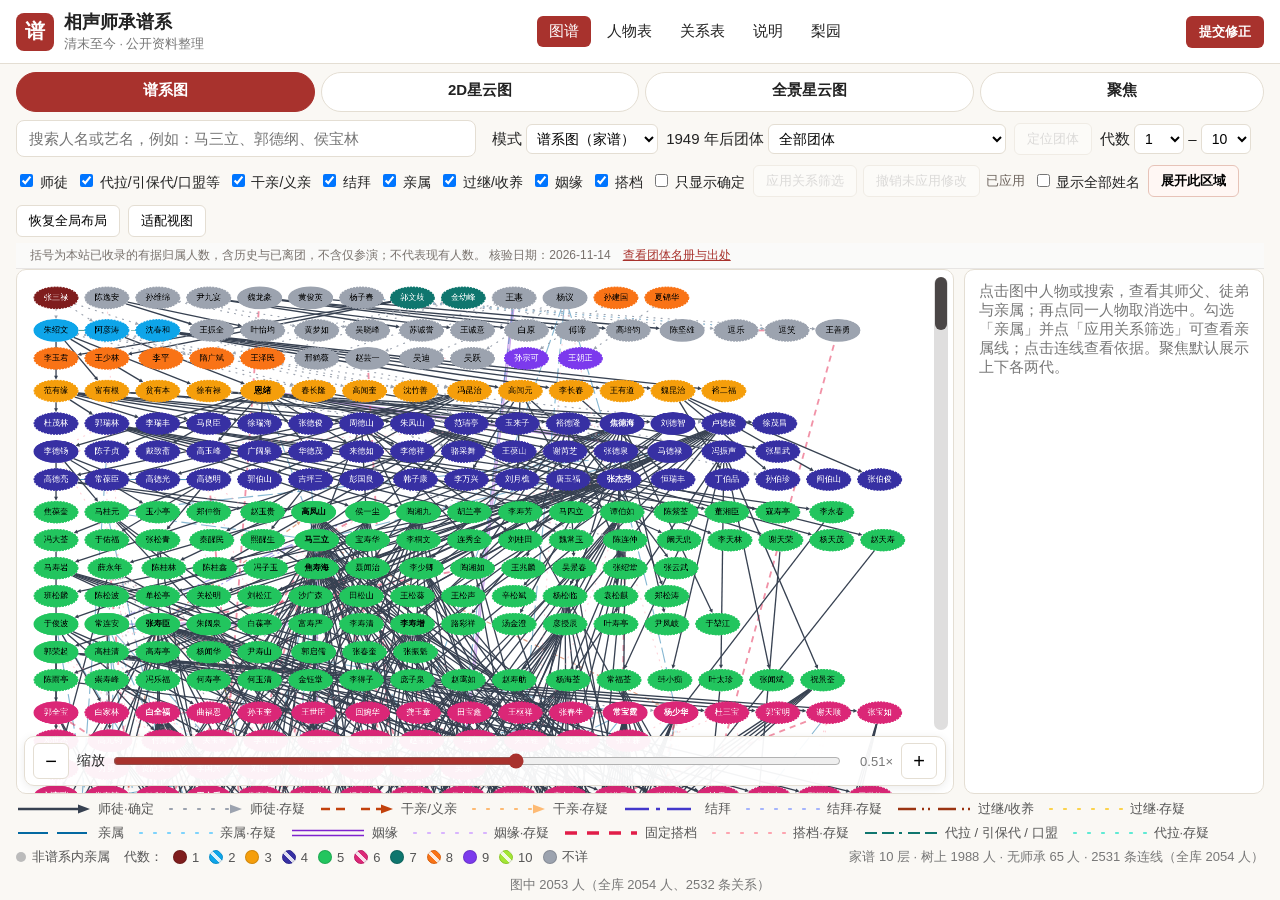
<file: index.html>
<!doctype html>
<html lang="zh-CN">
<head>
<meta charset="utf-8">
<meta name="viewport" content="width=device-width, initial-scale=1, viewport-fit=cover">
<title>相声师承谱系 · 清末至今</title>
<meta name="description" content="根据公开资料整理的中国相声演员师承谱系：正式师承、代拉/引保代、亲缘与姻缘关系。">
<link rel="icon" href="data:image/svg+xml,%3Csvg xmlns='http://www.w3.org/2000/svg' viewBox='0 0 32 32'%3E%3Crect width='32' height='32' rx='6' fill='%23a8322d'/%3E%3Ctext x='16' y='22' text-anchor='middle' font-size='18' fill='white' font-family='serif'%3E谱%3C/text%3E%3C/svg%3E">
<link rel="stylesheet" href="assets/style.css?v=20261114-parity">
<link rel="stylesheet" href="assets/mobile.css?v=20261114-mobile-graph">
</head>
<body>
<header>
  <div class="brand"><span class="logo">谱</span><div><h1>相声师承谱系</h1><small>清末至今 · 公开资料整理</small></div></div>
  <nav>
    <a href="#tree" data-view="graph">图谱</a>
    <a href="#people" data-view="people">人物表</a>
    <a href="#relations" data-view="relations">关系表</a>
    <a href="#about" data-view="about">说明</a>
    <a href="liyuan/">梨园</a>
  </nav>
  <button type="button" id="feedbackBtn" class="feedback-btn" title="需要 GitHub 账号。将打开预填好的议题；本站不接收邮件。">提交修正</button>
</header>

<main>
<section id="view-graph" class="view">
  <div class="mode-tabs" role="tablist">
    <a href="#tree" data-mode="tree" title="自上而下的家谱，一代一代往下排">谱系图</a>
    <a href="#nebula" data-mode="nebula" title="星团式布局。旧地址 #nebula 仍可用">2D星云图</a>
    <a href="#3d" data-mode="network" title="二维平面上的全网络布局；保留 #3d 和 #graph 旧地址">全景星云图</a>
    <a href="#graph" data-mode="ego" title="从一个人向外看师承">聚焦</a>
  </div>
  <div class="toolbar">
    <div class="search">
      <input id="q" type="search" placeholder="搜索人名或艺名，例如：马三立、郭德纲、侯宝林" autocomplete="off">
      <ul id="suggest" class="suggest" hidden></ul>
    </div>
    <div class="ctrl">
      <label class="phone-hide">模式
        <select id="mode">
          <option value="tree">谱系图（家谱）</option>
          <option value="nebula">2D星云图</option>
          <option value="network">全景星云图</option>
          <option value="ego">聚焦所选人物</option>
        </select>
      </label>
      <label class="ego-only">向下代数 <select id="depthDown"><option>1</option><option selected>2</option><option>3</option><option>4</option></select></label>
      <label class="ego-only">向上代数 <select id="depthUp"><option>1</option><option selected>2</option><option>3</option><option value="99">全部</option></select></label>
      <span class="ego-only focus-presets" role="group" aria-label="师承探索范围"><button type="button" data-focus-depth="1">上下各一代</button><button type="button" data-focus-depth="2">上下各两代</button></span>
      <label>1949 年后团体 <select id="organization" title="括号为本站已有归属出处的人数，含历史和离团，不是现有人数"><option value="">全部团体</option></select></label>
      <label id="organizationScopeLabel" hidden><select id="organizationScope" aria-label="图谱团体记录范围"><option value="roster">最新及历史归属</option><option value="current">仅最新有据</option><option value="historical">仅历史／曾属</option><option value="performance">仅演出记录</option></select></label>
      <button type="button" id="organizationFocus" disabled>定位团体</button>
      <label class="phone-hide">代数 <select id="gmin"></select> – <select id="gmax"></select></label>
      <button type="button" id="filterToggle" aria-expanded="false">筛选</button>
    </div>
    <div class="ctrl types">
      <label class="t-md"><input type="checkbox" data-type="master_disciple" checked> 师徒</label>
      <label class="t-other"><input type="checkbox" data-type="other" checked> 代拉/引保代/口盟等</label>
      <label class="t-ganqin"><input type="checkbox" data-type="ganqin" checked> 干亲/义亲</label>
      <label class="t-jiebai"><input type="checkbox" data-type="jiebai" checked> 结拜</label>
      <label class="t-kin"><input type="checkbox" data-type="kin" checked> 亲属</label>
      <label class="t-guoji"><input type="checkbox" data-type="guoji" checked> 过继/收养</label>
      <label class="t-mar"><input type="checkbox" data-type="marriage" checked> 姻缘</label>
      <label class="t-partner"><input type="checkbox" id="showPartner" checked> 搭档</label>
      <label class="t-dis"><input type="checkbox" id="onlyDoc"> 只显示确定</label>
      <span class="relation-filter-actions"><button type="button" id="applyRelations" disabled>应用关系筛选</button><button type="button" id="resetRelationDraft" disabled>撤销未应用修改</button><small id="relationFilterStatus" role="status">已应用</small></span>
      <label><input type="checkbox" id="labels"> 显示全部姓名</label>
      <button id="expand" type="button" title="放大到能看清姓名。其他人仍留在图上，缩小或拖动都能看到。">展开此区域</button>
      <button id="resetLayout" type="button" title="谱系图按宽度复位，高度超出时可上下滚动；星云图回到全局">恢复全局布局</button>
      <button id="fit" type="button">适配视图</button>
    </div>
  </div>
  <div class="organization-strip"><p id="organizationStatus" class="organization-status" role="status">历史任职不代表现属，未收录不代表没有团体。</p><a id="organizationRosterLink" href="#people/organizations">查看团体名册与出处</a></div>
  <div class="graph-wrap">
    <div class="cy-stage">
      <div id="cy" aria-label="师承关系图"></div>
      <div class="phone-graph-actions" role="group" aria-label="手机图谱工具">
        <button type="button" id="graphWideToggle" aria-pressed="false">全屏看图</button>
        <button type="button" id="graphLegendToggle" aria-controls="graphLegend" aria-expanded="false">图例</button>
      </div>
      <div class="zoombar" role="group" aria-label="缩放">
        <button type="button" id="zoomOut" aria-label="缩小">−</button>
        <span class="zoom-label" id="zoomLabel">缩放</span>
        <input id="zoom" type="range" min="0" max="1000" step="1" value="0" aria-labelledby="zoomLabel">
        <span id="zoomVal">1×</span>
        <button type="button" id="zoomIn" aria-label="放大">+</button>
      </div>
    </div>
    <div id="panelDock">
      <button type="button" id="panelHandle" class="panel-handle">人物详情</button>
      <aside id="panel"><div class="placeholder">点击图中人物或搜索，查看其师父、徒弟与亲属；再点同一人物取消选中。勾选「亲属」并点「应用关系筛选」可查看亲属线；点击连线查看依据。聚焦默认展示上下各两代。</div></aside>
    </div>
  </div>
  <div class="legend" id="graphLegend">
    <span><i class="ln" data-line="md"></i>师徒·确定</span>
    <span><i class="ln" data-line="md" data-dis="1"></i>师徒·存疑</span>
    <span><i class="ln" data-line="ganqin"></i>干亲/义亲</span>
    <span><i class="ln" data-line="ganqin" data-dis="1"></i>干亲·存疑</span>
    <span><i class="ln" data-line="jiebai"></i>结拜</span>
    <span><i class="ln" data-line="jiebai" data-dis="1"></i>结拜·存疑</span>
    <span><i class="ln" data-line="guoji"></i>过继/收养</span>
    <span><i class="ln" data-line="guoji" data-dis="1"></i>过继·存疑</span>
    <span><i class="ln" data-line="kin"></i>亲属</span>
    <span><i class="ln" data-line="kin" data-dis="1"></i>亲属·存疑</span>
    <span><i class="ln" data-line="mar"></i>姻缘</span>
    <span><i class="ln" data-line="mar" data-dis="1"></i>姻缘·存疑</span>
    <span><i class="ln" data-line="partner"></i>固定搭档</span>
    <span><i class="ln" data-line="partner" data-dis="1"></i>搭档·存疑</span>
    <span><i class="ln" data-line="other"></i>代拉 / 引保代 / 口盟</span>
    <span><i class="ln" data-line="other" data-dis="1"></i>代拉·存疑</span>
    <span><i class="dot rel"></i>非谱系内亲属</span>
    <span id="genLegend"></span>
    <span id="stat"></span>
  </div>
</section>

<section id="view-people" class="view" hidden>
  <div class="tbl-tools"><input id="pq" type="search" placeholder="筛选人物（姓名/艺名/团体/备注）"> <select id="pgen"><option value="">全部代数</option></select> <span id="pcount"></span></div>
  <div class="tbl-wrap"><table id="ptable"><thead><tr>
    <th data-k="name">姓名</th><th data-k="generation">代</th><th data-k="zibei">字辈</th><th data-k="birth">生</th><th data-k="death">卒</th>
    <th data-k="masters">师父</th><th data-k="ndis">徒弟数</th><th class="person-org">团体／组织关系</th><th data-k="notes">备注</th><th>来源</th></tr></thead><tbody></tbody></table></div>
<details id="organizationRoster" class="organization-roster">
  <summary>1949 年后团体名册</summary>
  <p class="org-table-intro muted">区别团体任职、历史归属和演出记录。仅凭师承或同台不认定在团；「最新有据」指最新找到的公开归属，不代表实时在职名单。未建人物节点的名字也可在这里查询。</p>
  <details>
    <summary>各团体人数</summary>
    <p class="org-table-intro muted">同一团体内按人去重，已知同名不同人保留各自记录。有归属记录包括最新公开归属、历史记录和已离团，不含仅参演与存疑。「暂无」表示尚无最新公开归属记录，不是团体有零名成员。</p>
    <div class="tbl-wrap"><table id="orgCounts"><thead><tr><th scope="col">团体</th><th scope="col">有归属记录</th><th scope="col">最新公开归属</th></tr></thead><tbody></tbody></table></div>
  </details>
  <div class="tbl-tools" id="orgRosterFilters">
    <label>团体 <select id="orgTableGroup" title="括号为本站有归属记录的人数"><option value="">全部团体</option></select></label>
    <label>记录类别 <select id="orgTableStatus"><option value="">全部记录</option><option value="current">最新公开归属</option><option value="historical">历史任职／归属</option><option value="former">已离团</option><option value="performance">演出记录</option><option value="uncertain">存疑</option></select></label>
    <input id="orgTableQuery" type="search" placeholder="搜索姓名、队别或资料" aria-label="搜索名册">
    <span id="orgTableCount" role="status"></span>
  </div>
  <div class="tbl-wrap"><table id="orgTable"><thead><tr><th>团体</th><th>姓名</th><th>记录类别</th><th>核对说明</th><th>出处</th></tr></thead><tbody></tbody></table></div>
</details>
</section>

<section id="view-relations" class="view" hidden>
  <div class="tbl-tools"><input id="rq" type="search" placeholder="筛选关系（人名/说明）">
    <select id="rtype"><option value="">全部类型</option><option value="master_disciple">师徒</option><option value="other">代拉/引保代等</option><option value="ganqin">干亲/义亲</option><option value="jiebai">结拜</option><option value="kin">亲属</option><option value="guoji">过继/收养</option><option value="marriage">姻缘</option><option value="partner">固定搭档</option></select>
    <select id="rconf"><option value="">全部可信度</option><option value="documented">确定</option><option value="disputed">存疑</option></select> <span id="rcount"></span></div>
  <details id="rosterAudit" class="cross-evidence audit-details" hidden><summary id="rosterAuditSummary"></summary><p id="rosterAuditMethod"></p><div id="rosterAuditLeads"></div></details>
  <div class="tbl-wrap"><table id="rtable"><thead><tr>
    <th data-k="type">类型</th><th data-k="fromName">从（师/长）</th><th data-k="toName">到（徒/亲）</th><th data-k="detail">说明</th><th data-k="confidence">可信度</th><th>来源</th></tr></thead><tbody></tbody></table></div>
</section>



<section id="view-about" class="view" hidden>
  <article class="about">
    <h2>说明</h2>
    <p>本站根据公开资料整理中国相声演员的师承谱系，时间范围从清末（张三禄、朱绍文“穷不怕”、阿彦涛、沈春和）到当代（德云社“云鹤九霄”、“筱”字辈等）。每位人物和每条关系都附有来源链接。</p>
    <h3>辈分与字辈</h3>
    <p>相声界通行把张三禄算作第一代，朱绍文、阿彦涛、沈春和为第二代，分为朱、阿、沈三派。第四代至第八代按“<b>德、寿、宝、文、明</b>”排字（也曾有“德、寿、立、仁、义”之说，较少使用）。第一至第三代、第九代及以后没有全行业统一的字辈；各门户自行排字，例如德云社郭德纲门下“云、鹤、九、霄”，再下一辈“筱”字；青曲社“海纳百川万象归春”。</p>
    <h3>关系类型</h3>
    <ul>
      <li><b>师徒</b>：正式拜师（摆知）的师承，箭头由师父指向徒弟。</li>
      <li><b>代拉/引保代/口盟等</b>：代拉师弟（代师收徒）、拜师时的引师、保师、代师，口盟弟子，以及早年学艺但不算正式师承等情况。</li>
      <li><b>干亲/义亲</b>：义父、义母与义子、义女。橙色成对短划，箭头由义父或义母指向义子、义女。</li>
      <li><b>结拜</b>：把兄弟、盟兄弟。靛蓝色长划加点，没有箭头。</li>
      <li><b>亲缘</b>：父子、兄弟、祖孙、舅甥、表亲等血缘关系。蓝色长划。</li>
      <li><b>过继/收养</b>：过继、嗣子、养子、养女。褐色点点划（一长两短），没有箭头。</li>
      <li><b>姻缘</b>：夫妻、翁婿等婚姻关系。紫色双线，没有箭头。</li>
    </ul>
    <h3>可信度</h3>
    <p><b>确定</b>：至少一个公开来源明确列出，图中用该类型自己的线型。<b>存疑</b>：来源本身标注存疑，不同来源说法冲突，师徒关系后来被解除，或只有网络转载、自媒体之类的弱来源。图中一律改成同色更淡的疏圆点；这种疏圆点只表示存疑，确定关系不用。可用「只显示确定」暂时隐去存疑关系。相声门户的师承本来就常有“改换门庭”、“代拉”、“清门”、“辈分自降”等复杂情况，请把本站当作索引，不要当作定论。</p>
    <h3>使用提示</h3>
    <p>在图谱选择团体可突出已有的人物节点；团体归属与出处在「人物表」相应栏目，完整名册也可在人物表展开。历史归属与参演不等于现任。</p>
    <p>资料可能有遗漏或异说，可点击「提交修正」。<span id="hiddenAbout"></span></p>
    <p class="muted" id="buildinfo"></p>
  </article>
</section>
</main>
<footer id="footcount"></footer>
<dialog id="feedbackDlg" aria-labelledby="fbHeading">
  <div class="dlg">
    <h2 id="fbHeading">提交修正</h2>
    <p>下面的标题和正文会带到 GitHub 的新议题里，已经写上人物、编号、代数、关系摘要和当前页面地址。请在议题中补全「哪里有误」「正确信息」和「来源链接」。</p>
    <p class="notice">提交需要 GitHub 账号。本站没有邮箱或其他反馈通道；若尚未登录，GitHub 会先要求登录或注册。</p>
    <p class="fb-kicker">预填标题</p>
    <p id="fbTitle" class="fb-title"></p>
    <p class="fb-kicker">预填正文</p>
    <pre id="fbPreview" class="fb-preview"></pre>
    <div class="dlg-actions">
      <button type="button" id="fbClose">取消</button>
      <a id="feedbackGo" class="feedback-btn" target="_blank" rel="noopener">前往 GitHub 提交</a>
    </div>
  </div>
</dialog>
<script src="vendor/cytoscape.min.js"></script>
<script src="assets/mobile.js?v=20261114-mobile-graph"></script>
<script src="assets/line-style.js"></script>
<script src="assets/app.js?v=20261114-tree-width"></script>
<!-- Cloudflare Web Analytics --><script type='module' src='https://static.cloudflareinsights.com/beacon.min.js' data-cf-beacon='{"token": "337a81f2145c44d1aca19c5d9b5fbe1d"}'></script><!-- End Cloudflare Web Analytics -->
</body>
</html>
</file>
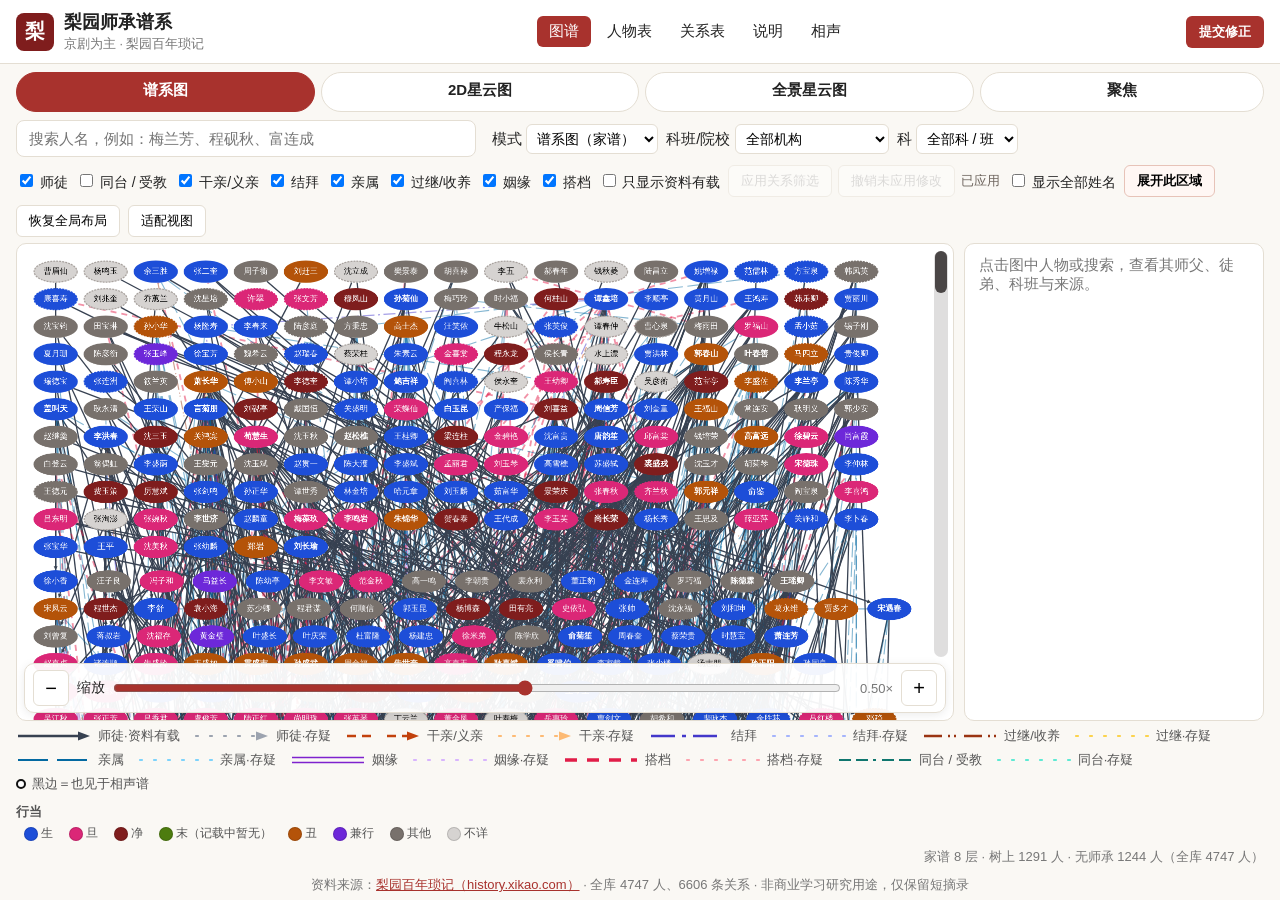
<file: liyuan/index.html>
<!doctype html>
<html lang="zh-CN">
<head>
<meta charset="utf-8">
<meta name="viewport" content="width=device-width, initial-scale=1, viewport-fit=cover">
<title>梨园师承谱系 · 京剧为主</title>
<meta name="description" content="根据梨园百年琐记整理的京剧为主师承谱系：师徒、亲属、搭档，以及科班与院校。">
<link rel="icon" href="data:image/svg+xml,%3Csvg xmlns='http://www.w3.org/2000/svg' viewBox='0 0 32 32'%3E%3Crect width='32' height='32' rx='6' fill='%237f1d1d'/%3E%3Ctext x='16' y='22' text-anchor='middle' font-size='18' fill='white' font-family='serif'%3E梨%3C/text%3E%3C/svg%3E">
<link rel="stylesheet" href="../assets/style.css?v=20261114-parity">
<link rel="stylesheet" href="../assets/mobile.css?v=20261114-parity">
<link rel="stylesheet" href="assets/liyuan.css?v=20261114-parity">
</head>
<body>
<header>
  <div class="brand"><span class="logo">梨</span><div><h1>梨园师承谱系</h1><small>京剧为主 · 梨园百年琐记</small></div></div>
  <nav>
    <a href="#tree" data-view="graph">图谱</a>
    <a href="#people" data-view="people">人物表</a>
    <a href="#relations" data-view="relations">关系表</a>
    <a href="#about" data-view="about">说明</a>
    <a href="../">相声</a>
  </nav>
  <button type="button" id="feedbackBtn" class="feedback-btn" title="需要 GitHub 账号。将打开预填好的议题；本站不接收邮件。">提交修正</button>
</header>

<main>
<section id="view-graph" class="view">
  <div class="mode-tabs" role="tablist">
    <a href="#tree" data-mode="tree" title="自上而下的家谱，一代一代往下排">谱系图</a>
    <a href="#nebula" data-mode="nebula" title="星团式布局">2D星云图</a>
    <a href="#3d" data-mode="network" title="全网络。地址 #graph 仍打开这一张">全景星云图</a>
    <a href="#graph" data-mode="ego" title="从一个人向外看师承">聚焦</a>
  </div>
  <div class="toolbar">
    <div class="search">
      <input id="q" type="search" placeholder="搜索人名，例如：梅兰芳、程砚秋、富连成" autocomplete="off">
      <ul id="suggest" class="suggest" hidden></ul>
    </div>
    <div class="ctrl">
      <label class="phone-hide">模式
        <select id="mode">
          <option value="tree">谱系图（家谱）</option>
          <option value="nebula">2D星云图</option>
          <option value="network">全景星云图</option>
          <option value="ego">聚焦所选人物</option>
        </select>
      </label>
      <label class="ego-only">向下代数 <select id="depthDown"><option>1</option><option selected>2</option><option>3</option><option>4</option></select></label>
      <label class="ego-only">向上 <select id="depthUp"><option>1</option><option>2</option><option>3</option><option selected>99</option></select></label>
      <label class="phone-hide" hidden>代数 <select id="gmin"></select> – <select id="gmax"></select></label>
      <label>科班/院校 <select id="inst"><option value="">全部机构</option></select></label>
      <label>科 <select id="cohort"><option value="">全部科 / 班</option></select></label>
      <button type="button" id="filterToggle" aria-expanded="false">筛选</button>
    </div>
    <div class="ctrl types">
      <label class="t-md"><input type="checkbox" data-type="master_disciple" checked> 师徒</label>
      <label class="t-other"><input type="checkbox" data-type="other"> 同台 / 受教</label>
      <label class="t-ganqin"><input type="checkbox" data-type="ganqin" checked> 干亲/义亲</label>
      <label class="t-jiebai"><input type="checkbox" data-type="jiebai" checked> 结拜</label>
      <label class="t-kin"><input type="checkbox" data-type="kin" checked> 亲属</label>
      <label class="t-guoji"><input type="checkbox" data-type="guoji" checked> 过继/收养</label>
      <label class="t-mar"><input type="checkbox" data-type="marriage" checked> 姻缘</label>
      <label class="t-partner"><input type="checkbox" id="showPartner" checked> 搭档</label>
      <label class="t-dis"><input type="checkbox" id="onlyDoc"> 只显示资料有载</label>
      <span class="relation-filter-actions"><button type="button" id="applyRelations" disabled>应用关系筛选</button><button type="button" id="resetRelationDraft" disabled>撤销未应用修改</button><small id="relationFilterStatus" role="status">已应用</small></span>
      <label><input type="checkbox" id="labels"> 显示全部姓名</label>
      <button id="expand" type="button" title="放大到能看清姓名。其他人仍留在图上，缩小或拖动都能看到。">展开此区域</button>
      <button id="resetLayout" type="button" title="谱系图按宽度复位，高度超出时可上下滚动；星云图回到全局">恢复全局布局</button>
      <button id="fit" type="button">适配视图</button>
    </div>
  </div>
  <div class="graph-wrap">
    <div class="cy-stage">
      <div id="cy" aria-label="梨园师承关系图"></div>
      <div class="phone-graph-actions" role="group" aria-label="手机图谱工具">
        <button type="button" id="graphWideToggle" aria-pressed="false">全屏看图</button>
        <button type="button" id="graphLegendToggle" aria-controls="graphLegend" aria-expanded="false">图例</button>
      </div>
      <svg id="hull" aria-hidden="true"></svg>
      <div class="zoombar" role="group" aria-label="缩放">
        <button type="button" id="zoomOut" aria-label="缩小">−</button>
        <span class="zoom-label" id="zoomLabel">缩放</span>
        <input id="zoom" type="range" min="0" max="1000" step="1" value="0" aria-labelledby="zoomLabel">
        <span id="zoomVal">1×</span>
        <button type="button" id="zoomIn" aria-label="放大">+</button>
      </div>
    </div>
    <div id="panelDock">
      <button type="button" id="panelHandle" class="panel-handle">人物详情</button>
      <aside id="panel"><div class="placeholder">点击图中人物或搜索，查看其师父、徒弟、科班与来源。</div></aside>
    </div>
  </div>
  <div class="legend" id="graphLegend">
    <span><i class="ln" data-line="md"></i>师徒·资料有载</span>
    <span><i class="ln" data-line="md" data-dis="1"></i>师徒·存疑</span>
    <span><i class="ln" data-line="ganqin"></i>干亲/义亲</span>
    <span><i class="ln" data-line="ganqin" data-dis="1"></i>干亲·存疑</span>
    <span><i class="ln" data-line="jiebai"></i>结拜</span>
    <span><i class="ln" data-line="jiebai" data-dis="1"></i>结拜·存疑</span>
    <span><i class="ln" data-line="guoji"></i>过继/收养</span>
    <span><i class="ln" data-line="guoji" data-dis="1"></i>过继·存疑</span>
    <span><i class="ln" data-line="kin"></i>亲属</span>
    <span><i class="ln" data-line="kin" data-dis="1"></i>亲属·存疑</span>
    <span><i class="ln" data-line="mar"></i>姻缘</span>
    <span><i class="ln" data-line="mar" data-dis="1"></i>姻缘·存疑</span>
    <span><i class="ln" data-line="partner"></i>搭档</span>
    <span><i class="ln" data-line="partner" data-dis="1"></i>搭档·存疑</span>
    <span><i class="ln" data-line="other"></i>同台 / 受教</span>
    <span><i class="ln" data-line="other" data-dis="1"></i>同台·存疑</span>
    <span><i class="dot xo"></i>黑边＝也见于相声谱</span>
    <div id="lyColorLegend" class="ly-color-legend"></div>
    <span id="stat"></span>
  </div>
</section>

<section id="view-people" class="view" hidden>
  <div class="tbl-tools"><input id="pq" type="search" placeholder="筛选人物（姓名/艺名/行当）"> <select id="pgen"><option value="">全部行当</option></select> <span id="pcount"></span></div>
  <div class="tbl-wrap"><table id="ptable"><thead><tr>
    <th data-k="name">姓名</th><th data-k="hangdang">行当</th><th data-k="birth">生卒</th><th data-k="liupai">流派</th>
    <th data-k="masters">师父</th><th data-k="schools">科班/院校</th><th>来源</th></tr></thead><tbody></tbody></table></div>
</section>

<section id="view-relations" class="view" hidden>
  <div class="tbl-tools"><input id="rq" type="search" placeholder="筛选关系（人名/说明）">
    <select id="rtype"><option value="">全部类型</option><option value="master_disciple">师徒</option><option value="other">同台/受教</option><option value="ganqin">干亲/义亲</option><option value="jiebai">结拜</option><option value="kin">亲属</option><option value="guoji">过继/收养</option><option value="marriage">姻缘</option><option value="partner">搭档</option></select>
    <select id="rconf"><option value="">全部记录状态</option><option value="documented">资料有载</option><option value="disputed">存疑</option></select> <span id="rcount"></span></div>
  <div class="tbl-wrap"><table id="rtable"><thead><tr>
    <th data-k="type">类型</th><th data-k="fromName">从（师/长）</th><th data-k="toName">到（徒/亲）</th><th data-k="detail">说明</th><th data-k="confidence">记录状态</th><th>来源</th></tr></thead><tbody></tbody></table></div>
</section>

<section id="view-about" class="view" hidden>
  <article class="about">
    <h2>说明</h2>
    <p>本页整理京剧为主的梨园师承，供个人、非商业的学习研究使用。资料来源：<a href="https://history.xikao.com/" target="_blank" rel="noopener">梨园百年琐记（history.xikao.com）</a>。每个人物侧栏都链回戏考原条目。正文只摘录条目开头的一小段，版权归原作者及戏考所有，请勿作商业用途或整篇转载。</p>
    <p>点击人物查看师承与亲属，再次点击可取消选中。关系选项先暂存，点击「应用关系筛选」后统一更新；「恢复全图布局」在谱系图内按宽度重新铺开，可上下滚动，不切换视图。</p>
    <p>科班/院校与科别可筛选高亮成员，同科班不等于师徒。谱系图按行当上色；跨相声的人物可在侧栏跳转。手机支持单指平移、双指缩放、全屏看图及折叠图例。</p>
    <p class="muted" id="buildinfo"></p>
    <h3>证据与不确定性</h3>
    <p>“资料有载”对应原始数据的 documented 标记，不等于独立核验结论。关系卡可展开查看正文或谱图来源、关系年份及备注。缺少年份不代表关系不存在；“私淑”“受教”也不应直接等同正式拜师。同门是共同师父关系的推导。</p>
    <p id="evidenceCoverage" class="notice"></p>
    <p id="hiddenAbout" hidden></p>
  </article>
</section>
</main>
<footer>资料来源：<a href="https://history.xikao.com/" target="_blank" rel="noopener">梨园百年琐记（history.xikao.com）</a> · <span id="footcount"></span> · 非商业学习研究用途，仅保留短摘录</footer>
<dialog id="feedbackDlg" aria-labelledby="fbHeading">
  <div class="dlg">
    <h2 id="fbHeading">提交修正</h2>
    <p>下面的标题和正文会带到 GitHub 的新议题里。请补上哪里有误、正确信息和来源链接。师承以戏考原文为准，请不要要求把同科班推成师徒。</p>
    <p class="notice">提交需要 GitHub 账号。本站没有邮箱或其他反馈通道。</p>
    <p class="fb-kicker">预填标题</p>
    <p id="fbTitle" class="fb-title"></p>
    <p class="fb-kicker">预填正文</p>
    <pre id="fbPreview" class="fb-preview"></pre>
    <div class="dlg-actions">
      <button type="button" id="fbClose">取消</button>
      <a id="feedbackGo" class="feedback-btn" target="_blank" rel="noopener">前往 GitHub 提交</a>
    </div>
  </div>
</dialog>
<script src="../vendor/cytoscape.min.js"></script>
<script src="../assets/mobile.js?v=20261114-parity"></script>
<script src="../assets/line-style.js"></script>
<script src="assets/app.js?v=20261114-tree-width"></script>
<!-- Cloudflare Web Analytics --><script type='module' src='https://static.cloudflareinsights.com/beacon.min.js' data-cf-beacon='{"token": "337a81f2145c44d1aca19c5d9b5fbe1d"}'></script><!-- End Cloudflare Web Analytics -->
</body>
</html>
</file>
<file: assets/style.css>
:root{--bg:#faf8f4;--fg:#222;--muted:#777;--card:#fff;--line:#e4ded3;--accent:#a8322d;--md:#6b6b6b;--kin:#c0392b;--mar:#8e44ad;--other:#16a085;--dis:#e67e22}
*{box-sizing:border-box}
html,body{margin:0;height:100%;background:var(--bg);color:var(--fg);font-family:-apple-system,"PingFang SC","Noto Sans CJK SC","Microsoft YaHei",sans-serif;font-size:15px}
a{color:var(--accent)}
header{display:flex;align-items:center;justify-content:space-between;gap:12px;padding:10px 16px;background:#fff;border-bottom:1px solid var(--line);position:sticky;top:0;z-index:10;flex-wrap:wrap}
.brand{display:flex;align-items:center;gap:10px}
.logo{display:inline-grid;place-items:center;width:38px;height:38px;border-radius:8px;background:var(--accent);color:#fff;font-weight:700;font-size:20px;font-family:"Noto Serif CJK SC",serif}
h1{font-size:18px;margin:0;font-family:"Noto Serif CJK SC",serif}
.brand small{color:var(--muted)}
nav{display:flex;gap:4px;flex-wrap:wrap}
nav a{padding:6px 12px;border-radius:6px;text-decoration:none;color:var(--fg)}
nav a.active{background:var(--accent);color:#fff}
main{padding:12px 16px}
.mode-tabs{display:flex;gap:6px;margin:0 0 8px;flex-wrap:wrap}
.mode-tabs a{flex:1 1 auto;text-align:center;padding:8px 14px;border-radius:999px;text-decoration:none;border:1px solid var(--line);background:#fff;color:var(--fg);font-weight:600;min-height:40px}
.mode-tabs a.active{background:var(--accent);color:#fff;border-color:var(--accent)}
.toolbar{display:flex;flex-wrap:wrap;gap:8px 16px;align-items:center;margin-bottom:8px}
.search{position:relative;flex:1 1 280px;max-width:460px}
.search input{width:100%;padding:9px 12px;border:1px solid var(--line);border-radius:8px;font-size:15px;background:#fff}
.suggest{position:absolute;left:0;right:0;top:100%;margin:2px 0 0;padding:0;list-style:none;background:#fff;border:1px solid var(--line);border-radius:8px;max-height:320px;overflow:auto;z-index:20;box-shadow:0 6px 18px rgba(0,0,0,.08)}
.suggest li{padding:7px 12px;cursor:pointer;display:flex;justify-content:space-between;gap:8px}
.suggest li:hover,.suggest li.sel{background:#f4ece6}
.suggest small{color:var(--muted)}
.ctrl{display:flex;flex-wrap:wrap;gap:8px;align-items:center}
.ctrl select,.tbl-tools select,.tbl-tools input{padding:5px 6px;border:1px solid var(--line);border-radius:6px;background:#fff;font-size:14px}
.types label{font-size:14px;white-space:nowrap}
button{padding:6px 12px;border:1px solid var(--line);border-radius:6px;background:#fff;cursor:pointer}
button:disabled{opacity:.45;cursor:default}
#expand{border-color:#e7c3b8;background:#fff7f4;font-weight:600}
.graph-wrap{display:flex;gap:10px;height:calc(100vh - 210px);min-height:420px}
.cy-stage{position:relative;flex:1;min-width:0;min-height:0;display:flex}
#cy{flex:1;background:#fff;border:1px solid var(--line);border-radius:10px;min-width:0}
.zoombar{position:absolute;z-index:6;left:8px;right:8px;bottom:8px;display:flex;align-items:center;gap:8px;padding:6px 8px;background:rgba(255,255,255,.94);border:1px solid var(--line);border-radius:10px;box-shadow:0 2px 10px rgba(0,0,0,.08)}
.tree-scroll{position:absolute;z-index:7;display:none;background:rgba(28,25,23,.14);border-radius:8px;touch-action:none}
.tree-scroll.show{display:block}
.tree-scroll.y{width:14px;top:8px;right:6px;bottom:64px;cursor:pointer}
.tree-scroll.x{height:14px;left:8px;right:26px;bottom:58px;cursor:pointer}
.tree-scroll .thumb{position:absolute;background:#292524;border-radius:8px;opacity:.82}
.tree-scroll.y .thumb{left:1px;right:1px}
.tree-scroll.x .thumb{top:1px;bottom:1px}
.zoom-label{font-size:14px;white-space:nowrap}
.zoombar input[type=range]{flex:1;min-width:0;height:28px;margin:0;accent-color:var(--accent)}
.zoombar button{min-width:36px;height:36px;padding:0 10px;font-size:20px;line-height:1}
.zoombar button:disabled{opacity:.4;cursor:default}
#zoomVal{min-width:3.4em;text-align:right;font-variant-numeric:tabular-nums;color:var(--muted);font-size:13px}
.feedback-btn{background:var(--accent);color:#fff;border-color:transparent;font-weight:600}
a.feedback-btn{text-decoration:none;display:inline-block}
.feedback-btn:hover{filter:brightness(1.08)}
header .feedback-btn{white-space:nowrap}
.panel-actions{display:flex;flex-wrap:wrap;gap:8px;margin-top:12px}
.panel-actions button,.panel-actions .feedback-btn{flex:1 1 140px}
#panel{background:var(--card);border:1px solid var(--line);border-radius:10px;padding:12px 14px;overflow:auto}
.tree-only{display:none;gap:4px;align-items:center}
.xo-badge{margin:8px 0;padding:8px 10px;background:#fff7ed;border:1px solid #fdba74;border-radius:8px;font-size:14px}
.tree-only button.on{background:var(--accent);color:#fff;border-color:transparent}
#panel h2{margin:0 0 4px;font-family:"Noto Serif CJK SC",serif;font-size:22px}
#panel .meta{color:var(--muted);font-size:13px;margin-bottom:8px}
#panel h3{font-size:14px;margin:12px 0 4px;color:var(--accent)}
#panel ul{margin:0;padding-left:18px}
#panel li{margin:2px 0}
.pl{cursor:pointer;color:var(--accent);text-decoration:underline dotted}
.tag{display:inline-block;font-size:12px;padding:1px 6px;border-radius:10px;background:#f0e9e1;margin-left:4px;color:#555}
.tag.dis{background:#fde7d2;color:#a75500}
.placeholder{color:var(--muted)}
.legend{display:flex;flex-wrap:wrap;gap:6px 14px;font-size:13px;color:#555;margin-top:8px;align-items:center;overflow:visible;max-height:none}
.legend > span{display:inline-flex;align-items:center;gap:2px;max-width:100%}
.legend > span.muted{white-space:normal}
#genLegend{display:inline-flex;flex-wrap:wrap;align-items:center;white-space:normal}
.ln{display:inline-flex;align-items:center;width:auto;height:auto;border:0;background:none;margin:0 4px 0 0;padding:0;vertical-align:middle;flex:0 0 auto}
.ln svg{display:block;overflow:visible}
.gen-swatch{display:inline-block;width:14px;height:14px;border-radius:50%;vertical-align:middle;margin:0 3px 0 8px;box-shadow:inset 0 0 0 1px rgba(0,0,0,.15);background-color:#9ca3af}
.gen-swatch.stripe{background-image:repeating-linear-gradient(45deg,rgba(255,255,255,.85) 0 3.5px,transparent 3.5px 8px)}
.dot{display:inline-block;width:10px;height:10px;border-radius:50%;background:#bbb;margin-right:4px;vertical-align:middle}
#stat{margin-left:auto;color:var(--muted)}
.tbl-tools{display:flex;gap:8px;flex-wrap:wrap;align-items:center;margin-bottom:8px}
.tbl-tools input{min-width:240px}
.tbl-wrap{overflow:auto;background:#fff;border:1px solid var(--line);border-radius:10px;max-height:calc(100vh - 170px)}
table{border-collapse:collapse;width:100%;font-size:14px}
th,td{padding:6px 8px;border-bottom:1px solid #f0ebe3;text-align:left;vertical-align:top}
th{position:sticky;top:0;background:#f7f2ec;cursor:pointer;white-space:nowrap;user-select:none}
th.asc::after{content:" ▲"}th.desc::after{content:" ▼"}
td.notes{max-width:360px;color:#555;font-size:13px}
.about{max-width:860px;background:#fff;border:1px solid var(--line);border-radius:10px;padding:16px 22px;line-height:1.7}
.about h2,.about h3{font-family:"Noto Serif CJK SC",serif}
.muted{color:var(--muted)}
#sourceList{font-size:13px;word-break:break-all}
footer{padding:10px 16px;color:var(--muted);font-size:13px;text-align:center}
@media (min-width:821px){
  body:has(#view-graph:not([hidden])){
    height:100%;
    height:100dvh;
    overflow:hidden;
    display:flex;
    flex-direction:column;
  }
  body:has(#view-graph:not([hidden])) main{
    flex:1 1 auto;
    min-height:0;
    display:flex;
    flex-direction:column;
    overflow:hidden;
    padding:8px 16px 4px;
  }
  body:has(#view-graph:not([hidden])) #view-graph{
    flex:1 1 auto;
    min-height:0;
    display:flex;
    flex-direction:column;
    overflow:hidden;
  }
  body:has(#view-graph:not([hidden])) .toolbar{margin-bottom:6px}
  body:has(#view-graph:not([hidden])) .graph-wrap{
    flex:1 1 auto;
    height:auto;
    min-height:0;
  }
  body:has(#view-graph:not([hidden])) .legend{
    flex:0 0 auto;
    max-height:none;
    overflow:visible;
    margin-top:6px;
  }
  body:has(#view-graph:not([hidden])) footer{flex:0 0 auto;padding:6px 16px}
}
dialog{border:none;border-radius:12px;padding:0;max-width:560px;width:min(560px,calc(100vw - 24px));box-shadow:0 16px 48px rgba(0,0,0,.22);color:var(--fg)}
dialog::backdrop{background:rgba(0,0,0,.45)}
.dlg{padding:16px 18px 18px;max-height:min(84vh,760px);overflow:auto}
.dlg h2{margin:0 0 8px;font-family:"Noto Serif CJK SC",serif;font-size:20px}
.dlg p{margin:8px 0;line-height:1.6}
.dlg .notice{background:#f7f2ec;border-radius:8px;padding:8px 10px}
.fb-kicker{margin:12px 0 2px;font-size:12px;color:var(--muted)}
.fb-title{margin:0;font-weight:700}
.fb-preview{margin:0;max-height:28vh;overflow:auto;white-space:pre-wrap;word-break:break-word;background:#faf8f4;border:1px solid var(--line);border-radius:8px;padding:8px 10px;font:13px/1.55 inherit}
.dlg-actions{display:flex;justify-content:flex-end;gap:8px;flex-wrap:wrap;margin-top:14px}
@media (max-width:820px){
  .graph-wrap{flex-direction:column;height:auto}
  .cy-stage{flex:none;height:62vh;min-height:360px}
  #cy{height:100%;min-height:0}
  .zoombar{left:6px;right:6px;bottom:6px;padding:8px}
  .zoombar button{min-width:44px;height:44px}
  .zoombar input[type=range]{height:36px}
  #panel{width:auto;max-height:none}
  header{padding:8px 10px} main{padding:8px}
  header .feedback-btn,.panel-actions button{min-height:44px;padding:8px 14px}
  .tbl-wrap{max-height:none}
  .dlg-actions{justify-content:stretch}
  .dlg-actions button,.dlg-actions a{flex:1 1 auto;text-align:center}
}

/* Relation evidence stays adjacent to the claim; long source URLs wrap on phones. */
.relation-evidence{margin:6px 0 12px;border-left:2px solid var(--line);padding-left:9px;font-size:13px}
.relation-evidence summary{cursor:pointer;color:var(--accent);padding:4px 0}
.relation-evidence summary:focus-visible{outline:2px solid var(--accent);outline-offset:3px}
.evidence-status{margin:8px 0}
.evidence-sources,.evidence-notes{padding-left:20px!important;list-style:decimal!important}
.evidence-sources li,.evidence-notes li{margin:7px 0!important;overflow-wrap:anywhere}
.evidence-sources a{overflow-wrap:anywhere}
.focus-presets{display:inline-flex;gap:4px;flex-wrap:wrap}

.cross-evidence{margin-top:12px;border-top:1px solid var(--line);padding-top:6px}.cross-evidence article{margin:10px 0;overflow-wrap:anywhere}.cross-evidence article p{margin:5px 0}

/* Organization selector matches the native 梨园 institution control. */
.organization-status{margin:0;padding:5px 14px;color:#78716c;font-size:12px;background:#fafaf9;border-bottom:1px solid #e7e5e4}
.organization-evidence li{margin-bottom:12px}.organization-evidence p{margin:4px 0}.organization-evidence small{color:#78716c}

.relation-filter-actions{display:inline-flex;align-items:center;gap:6px;flex-wrap:wrap}
#applyRelations:not(:disabled){background:var(--accent,#a8322d);color:#fff;border-color:var(--accent,#a8322d);font-weight:700}
#relationFilterStatus{color:#6f665f;white-space:nowrap}

/* Unverified model leads are visible but not part of the relationship graph. */
.audit-details{margin:8px 12px 12px;padding:8px 12px;background:#fafaf9;border-radius:6px;overflow-wrap:anywhere}
.audit-details summary{cursor:pointer;color:var(--accent);font-weight:600}
.audit-details li,.cross-evidence li{margin:6px 0}


.organization-strip{display:flex;align-items:center;flex-wrap:wrap;gap:2px 12px;padding:4px 14px;background:#fafaf9;border-bottom:1px solid #e7e5e4;font-size:12px}
.organization-strip .organization-status{background:transparent;border:0;padding:0}
.organization-strip a{white-space:nowrap}
.org-table-title{margin:.2em 0 .45em}
.org-table-intro{max-width:64ch;margin:.3em 0 1em}
#orgTable td:nth-child(-n+3){white-space:nowrap}
#orgTable .notes{min-width:16em;max-width:34em}
#orgTable .org-source{min-width:13em;max-width:24em}
#orgTable .org-source small,#orgTable .org-source span{color:var(--muted)}
#organization{max-width:17em}
@media(max-width:600px){#organization{max-width:10em}.organization-strip{padding-inline:8px}#organizationRoster .tbl-tools input{min-width:10em}.org-table-intro{font-size:14px}}

.organization-roster{margin:16px 0;padding:10px 12px;border:1px solid var(--line);border-radius:8px}
.organization-roster>summary{cursor:pointer;font-weight:700;color:var(--accent)}
.person-org{min-width:12em;max-width:26em;white-space:normal}
.person-org-record{overflow-wrap:anywhere}
.person-org-record p{margin:.4em 0 .65em}
</file>
<file: assets/mobile.css>
/* Layout shells. data-layout is set by assets/mobile.js. */
html, body { max-width: 100%; }
html[data-layout="sheet"] body,
html[data-layout="drawer"] body { overflow-x: hidden; }

.panel-handle {
  touch-action: none;
  display: none;
  border: 0;
  background: transparent;
  font-weight: 700;
  color: var(--accent, #a8322d);
  min-height: 44px;
  width: 100%;
  cursor: pointer;
}
.panel-handle::before {
  content: "";
  display: block;
  width: 36px;
  height: 4px;
  border-radius: 4px;
  background: #d9d0c4;
  margin: 0 auto 4px;
}

#filterToggle { display: none; min-height: 44px; }

/* Phone portrait and folded narrow screens: bottom sheet. */
html[data-layout="sheet"] header { padding: 8px 10px; gap: 6px; }
html[data-layout="sheet"] h1 { font-size: 16px; }
html[data-layout="sheet"] .brand small { display: none; }
html[data-layout="sheet"] nav { order: 3; width: 100%; overflow-x: auto; flex-wrap: nowrap; }
html[data-layout="sheet"] nav a { flex: 0 0 auto; min-height: 40px; display: inline-flex; align-items: center; }
html[data-layout="sheet"] main { padding: 8px; }
html[data-layout="sheet"] .mode-tabs { flex-wrap: nowrap; overflow-x: auto; gap: 4px; }
html[data-layout="sheet"] .mode-tabs a { flex: 0 0 auto; padding: 8px 12px; font-size: 14px; min-height: 44px; display: inline-flex; align-items: center; }
html[data-layout="sheet"] #filterToggle { display: inline-flex; align-items: center; }
html[data-layout="sheet"] .toolbar .ctrl.types { display: none; width: 100%; }
html[data-layout="sheet"] .toolbar.filters-open .ctrl.types { display: flex; }
html[data-layout="sheet"] .search { flex: 1 1 100%; max-width: none; }
html[data-layout="sheet"] body,
html[data-layout="drawer"] body {
  height: 100%;
  display: flex;
  flex-direction: column;
}
html[data-layout="sheet"] main,
html[data-layout="drawer"] main {
  flex: 1 1 auto;
  min-height: 0;
  display: flex;
  flex-direction: column;
  overflow: auto;
  padding: 6px 8px;
}
html[data-layout="sheet"] #view-graph:not([hidden]),
html[data-layout="drawer"] #view-graph:not([hidden]) {
  flex: 1 1 auto;
  min-height: 0;
  height: 100%;
  display: flex;
  flex-direction: column;
  overflow: auto;
}
html[data-layout="sheet"] .phone-hide,
html[data-layout="drawer"] .phone-hide { display: none; }
html[data-layout="sheet"] .graph-wrap,
html[data-layout="drawer"] .graph-wrap {
  flex: 1 1 auto;
  display: flex;
  flex-direction: column;
  height: auto;
  min-height: 140px;
}
html[data-layout="sheet"] .cy-stage,
html[data-layout="drawer"] .cy-stage { flex: 1 1 auto; height: auto; min-height: 0; }
html[data-layout="sheet"] .legend {
  max-height: none;
  overflow: visible;
  margin-top: 4px;
}
html[data-layout="sheet"] footer,
html[data-layout="drawer"] footer { display: none; }
html[data-layout="sheet"] #panelDock {
  position: fixed;
  left: 0;
  right: 0;
  bottom: 0;
  z-index: 30;
  width: auto;
  height: min(52vh, 460px);
  background: #fff;
  border: 1px solid var(--line, #e4ded3);
  border-radius: 16px 16px 0 0;
  box-shadow: 0 -8px 28px rgba(0,0,0,.12);
  display: flex;
  flex-direction: column;
  transition: transform .22s ease;
}
html[data-layout="sheet"] #panelDock.collapsed { transform: translateY(calc(100% - 48px)); }
html[data-layout="sheet"] .panel-handle { display: block; }
html[data-layout="sheet"] #panel {
  width: auto;
  flex: 1;
  border: 0;
  border-radius: 0;
  min-height: 0;
}
html[data-layout="sheet"] .zoombar { bottom: 56px; }
html[data-layout="sheet"] .legend { font-size: 12px; }

/* Phone landscape: graph uses the wide area, details in a right drawer. */
html[data-layout="drawer"] header { padding: 6px 10px; flex-wrap: nowrap; gap: 8px; }
html[data-layout="drawer"] nav { flex-wrap: nowrap; overflow-x: auto; }
html[data-layout="drawer"] .mode-tabs { flex-wrap: nowrap; overflow-x: auto; margin-bottom: 4px; }
html[data-layout="drawer"] .toolbar { flex-wrap: nowrap; overflow-x: auto; gap: 6px; margin-bottom: 4px; }
html[data-layout="drawer"] .search { flex: 1 1 160px; min-width: 120px; max-width: none; }
html[data-layout="drawer"] .legend {
  display: flex;
  flex-wrap: wrap;
  max-height: none;
  overflow: visible;
}
html[data-layout="drawer"] .brand small,
html[data-layout="drawer"] header .feedback-btn { display: none; }
html[data-layout="drawer"] main { padding: 6px 8px; }
html[data-layout="drawer"] .mode-tabs a { min-height: 40px; padding: 6px 10px; font-size: 13px; display: inline-flex; align-items: center; }
html[data-layout="drawer"] #filterToggle { display: inline-flex; align-items: center; }
html[data-layout="drawer"] .toolbar .ctrl.types { display: none; }
html[data-layout="drawer"] .toolbar.filters-open .ctrl.types { display: flex; width: 100%; }
html[data-layout="drawer"] .graph-wrap {
  min-height: 120px;
}
html[data-layout="drawer"] #panelDock {
  position: fixed;
  top: 52px;
  right: 0;
  bottom: 0;
  z-index: 30;
  width: min(300px, 46vw);
  background: #fff;
  border-left: 1px solid var(--line, #e4ded3);
  box-shadow: -8px 0 24px rgba(0,0,0,.1);
  display: flex;
  flex-direction: row;
  transition: transform .22s ease;
}
html[data-layout="drawer"] #panelDock.collapsed { transform: translateX(calc(100% - 44px)); }
html[data-layout="drawer"] .panel-handle {
  display: flex;
  align-items: center;
  justify-content: center;
  width: 44px;
  min-height: 44px;
  writing-mode: vertical-rl;
  border-right: 1px solid var(--line, #e4ded3);
}
html[data-layout="drawer"] .panel-handle::before { display: none; }
html[data-layout="drawer"] #panel { width: auto; flex: 1; border: 0; border-radius: 0; min-width: 0; }

/* Tablet / unfolded foldable: keep the two-pane desktop arrangement. */
html[data-layout="pane"] .graph-wrap {
  display: flex;
  flex-direction: row;
  flex-wrap: nowrap;
  align-items: stretch;
  height: calc(var(--app-h, 100vh) - 220px);
  min-height: 420px;
}
html[data-layout="pane"] body:has(#view-graph:not([hidden])) .graph-wrap{
  height:auto;
  min-height:0;
}
html[data-layout="pane"] .cy-stage { flex: 1 1 auto; height: auto; min-height: 0; min-width: 0; }
html[data-layout="pane"] #panelDock {
  display: flex;
  flex-direction: column;
  width: 300px;
  flex: 0 0 300px;
  min-width: 0;
  min-height: 0;
  position: relative;
}
html[data-layout="pane"] #panel { width: auto; flex: 1; max-height: none; }

html[data-layout="sheet"] button,
html[data-layout="drawer"] button,
html[data-layout="sheet"] .mode-tabs a,
html[data-layout="drawer"] .mode-tabs a { min-height: 40px; }

/* Keep the guide outside the canvas on desktop, as before. */
.phone-graph-actions { display: none; }

/* Compact view: the legend is a temporary overlay, not a row that shrinks the graph. */
html:is([data-layout="sheet"],[data-layout="drawer"]) body:has(#view-graph:not([hidden])) {
  height: 100dvh;
  height: var(--app-h, 100dvh);
  overflow: hidden;
}
html:is([data-layout="sheet"],[data-layout="drawer"]) #view-graph { position: relative; }
html:is([data-layout="sheet"],[data-layout="drawer"]) .phone-graph-actions {
  position: absolute;
  top: 6px;
  left: 6px;
  z-index: 8;
  display: flex;
  gap: 5px;
}
.phone-graph-actions button {
  font-size: 13px;
  background: rgba(255,255,255,.96);
  box-shadow: 0 1px 5px rgba(0,0,0,.1);
}
html:is([data-layout="sheet"],[data-layout="drawer"]) #graphLegend { display: none; }
html:is([data-layout="sheet"],[data-layout="drawer"])[data-graph-legend] #graphLegend {
  position: fixed;
  z-index: 32;
  left: max(8px, env(safe-area-inset-left));
  right: max(48px, env(safe-area-inset-right));
  bottom: max(54px, calc(8px + env(safe-area-inset-bottom)));
  display: flex;
  align-content: flex-start;
  gap: 8px 12px;
  margin: 0;
  padding: 10px;
  border: 1px solid var(--line);
  border-radius: 12px;
  background: #fff;
  box-shadow: 0 4px 18px #0002;
  max-height: min(45dvh, 280px);
  overflow: auto;
  overscroll-behavior: contain;
}
html:is([data-layout="sheet"],[data-layout="drawer"]) #cy { touch-action: none; }
html:is([data-layout="sheet"],[data-layout="drawer"]) .tree-scroll {
  background: transparent;
}
html:is([data-layout="sheet"],[data-layout="drawer"]) .tree-scroll::before {
  content: "";
  position: absolute;
  border-radius: 8px;
  background: rgba(28,25,23,.15);
  pointer-events: none;
}
html:is([data-layout="sheet"],[data-layout="drawer"]) .tree-scroll.y { width: 36px; right: 0; bottom: 60px; }
html:is([data-layout="sheet"],[data-layout="drawer"]) .tree-scroll.y::before { inset: 0 11px; }
html:is([data-layout="sheet"],[data-layout="drawer"]) .tree-scroll.y .thumb { left: 10px; right: 10px; }
html:is([data-layout="sheet"],[data-layout="drawer"]) .tree-scroll.x { height: 24px; right: 40px; bottom: 12px; }
html:is([data-layout="sheet"],[data-layout="drawer"]) .tree-scroll.x::before { inset: 7px 0; }
html:is([data-layout="sheet"],[data-layout="drawer"]) .tree-scroll.x .thumb { top: 6px; bottom: 6px; }
html[data-layout="sheet"] .tree-scroll.y { bottom: 110px; }
html[data-layout="sheet"] .tree-scroll.x { bottom: 48px; }
html[data-layout="sheet"] .zoombar { bottom: 76px; }
html[data-layout="drawer"] .tree-scroll.y { right: 44px; }
html[data-layout="drawer"] .tree-scroll.x, html[data-layout="drawer"] .zoombar { right: 82px; }
html[data-layout="drawer"] .zoombar { bottom: 39px; }

/* Full-view mode is a layout choice, independent of the graph type. */
html:is([data-layout="sheet"],[data-layout="drawer"])[data-graph-wide] body > header,
html:is([data-layout="sheet"],[data-layout="drawer"])[data-graph-wide] #view-graph > :is(.mode-tabs,.toolbar,.organization-strip) {
  display: none;
}
html:is([data-layout="sheet"],[data-layout="drawer"])[data-graph-wide] body:has(#view-graph:not([hidden])) main {
  position: fixed;
  inset: 0;
  height: 100dvh;
  height: var(--app-h, 100dvh);
  overflow: hidden;
  padding: 0;
}
html:is([data-layout="sheet"],[data-layout="drawer"])[data-graph-wide] #view-graph:not([hidden]) { overflow: hidden; }
html:is([data-layout="sheet"],[data-layout="drawer"])[data-graph-wide] .graph-wrap { min-height: 0; }
html:is([data-layout="sheet"],[data-layout="drawer"])[data-graph-wide] #cy { border: 0; border-radius: 0; }
html:is([data-layout="sheet"],[data-layout="drawer"])[data-graph-wide] .phone-graph-actions {
  top: calc(6px + env(safe-area-inset-top));
  left: calc(6px + env(safe-area-inset-left));
}
html:is([data-layout="sheet"],[data-layout="drawer"])[data-graph-wide] .tree-scroll.y {
  top: calc(4px + env(safe-area-inset-top));
  right: env(safe-area-inset-right);
  bottom: calc(4px + env(safe-area-inset-bottom));
}
html:is([data-layout="sheet"],[data-layout="drawer"])[data-graph-wide] .tree-scroll.x {
  left: calc(8px + env(safe-area-inset-left));
  right: calc(40px + env(safe-area-inset-right));
  bottom: calc(49px + env(safe-area-inset-bottom));
}
html:is([data-layout="sheet"],[data-layout="drawer"])[data-graph-wide] .zoombar {
  left: calc(6px + env(safe-area-inset-left));
  right: calc(42px + env(safe-area-inset-right));
  bottom: calc(77px + env(safe-area-inset-bottom));
}
html:is([data-layout="sheet"],[data-layout="drawer"])[data-graph-wide] #panelDock {
  right: calc(40px + env(safe-area-inset-right));
  bottom: env(safe-area-inset-bottom);
}
html[data-layout="drawer"][data-graph-wide] #panelDock { top: calc(52px + env(safe-area-inset-top)); }
html[data-layout="drawer"][data-graph-wide] #panelDock.collapsed {
  top: auto;
  left: calc(8px + env(safe-area-inset-left));
  right: auto;
  width: auto;
  height: 45px;
  transform: none;
  border-radius: 10px;
}
html[data-layout="drawer"][data-graph-wide] #panelDock.collapsed .panel-handle {
  writing-mode: horizontal-tb;
  width: auto;
}
html[data-layout="drawer"][data-graph-wide] #panelDock.collapsed #panel { display: none; }

html:is([data-layout="sheet"],[data-layout="drawer"]) #organizationFocus:disabled,
html:is([data-layout="sheet"],[data-layout="drawer"]) .organization-strip:not([data-org-selected]) { display: none; }
html:is([data-layout="sheet"],[data-layout="drawer"]) :is(nav,.mode-tabs) { scrollbar-width: none; }
html[data-layout="sheet"] .toolbar { gap: 4px 8px; }
html[data-layout="sheet"] #organization { max-width: 9em; }
</file>
<file: liyuan/assets/liyuan.css>
.logo { background: #7f1d1d; }
#hull {
  position: absolute;
  inset: 0;
  width: 100%;
  height: 100%;
  pointer-events: none;
  z-index: 4;
  overflow: visible;
}
#hull path {
  fill: rgba(180, 83, 9, 0.14);
  stroke: rgba(154, 52, 18, 0.8);
  stroke-width: 2;
}
#hull text {
  font-size: 15px;
  font-weight: 700;
  fill: #9a3412;
  text-anchor: middle;
}
.dot.xo {
  background: #fff;
  border: 2px solid #111;
  transform: none;
  border-radius: 50%;
}
.ly-color-legend{flex:1 1 100%;display:flex;flex-direction:column;gap:4px;margin-top:4px;overflow:visible;max-height:none}
.ly-keyline{display:flex;flex-wrap:wrap;gap:6px 10px;align-items:center}
.ly-keyline button.on{background:var(--accent);color:#fff;border-color:transparent}
.ly-chips{display:flex;flex-wrap:wrap;gap:2px 8px}
.ly-chip{display:inline-flex;align-items:center;font-size:12px;white-space:nowrap}
.bio { margin: 8px 0; line-height: 1.6; font-size: 14px; }
#inst, #cohort { max-width: 11em; }

/* Evidence stays compact until requested; useful on narrow person panels too. */
.rel-evidence { margin: 5px 0 10px; font-size: 12px; line-height: 1.6; }
.rel-evidence summary { cursor: pointer; color: #7f1d1d; }
.rel-evidence dl { display: grid; grid-template-columns: 5.5em minmax(0, 1fr); gap: 3px 8px; margin: 6px 0; }
.rel-evidence dt { color: #6b7280; }
.rel-evidence dd { margin: 0; overflow-wrap: anywhere; }
.rel-evidence p { margin: 5px 0; }
#rtable .rel-evidence { min-width: 160px; }
</file>
